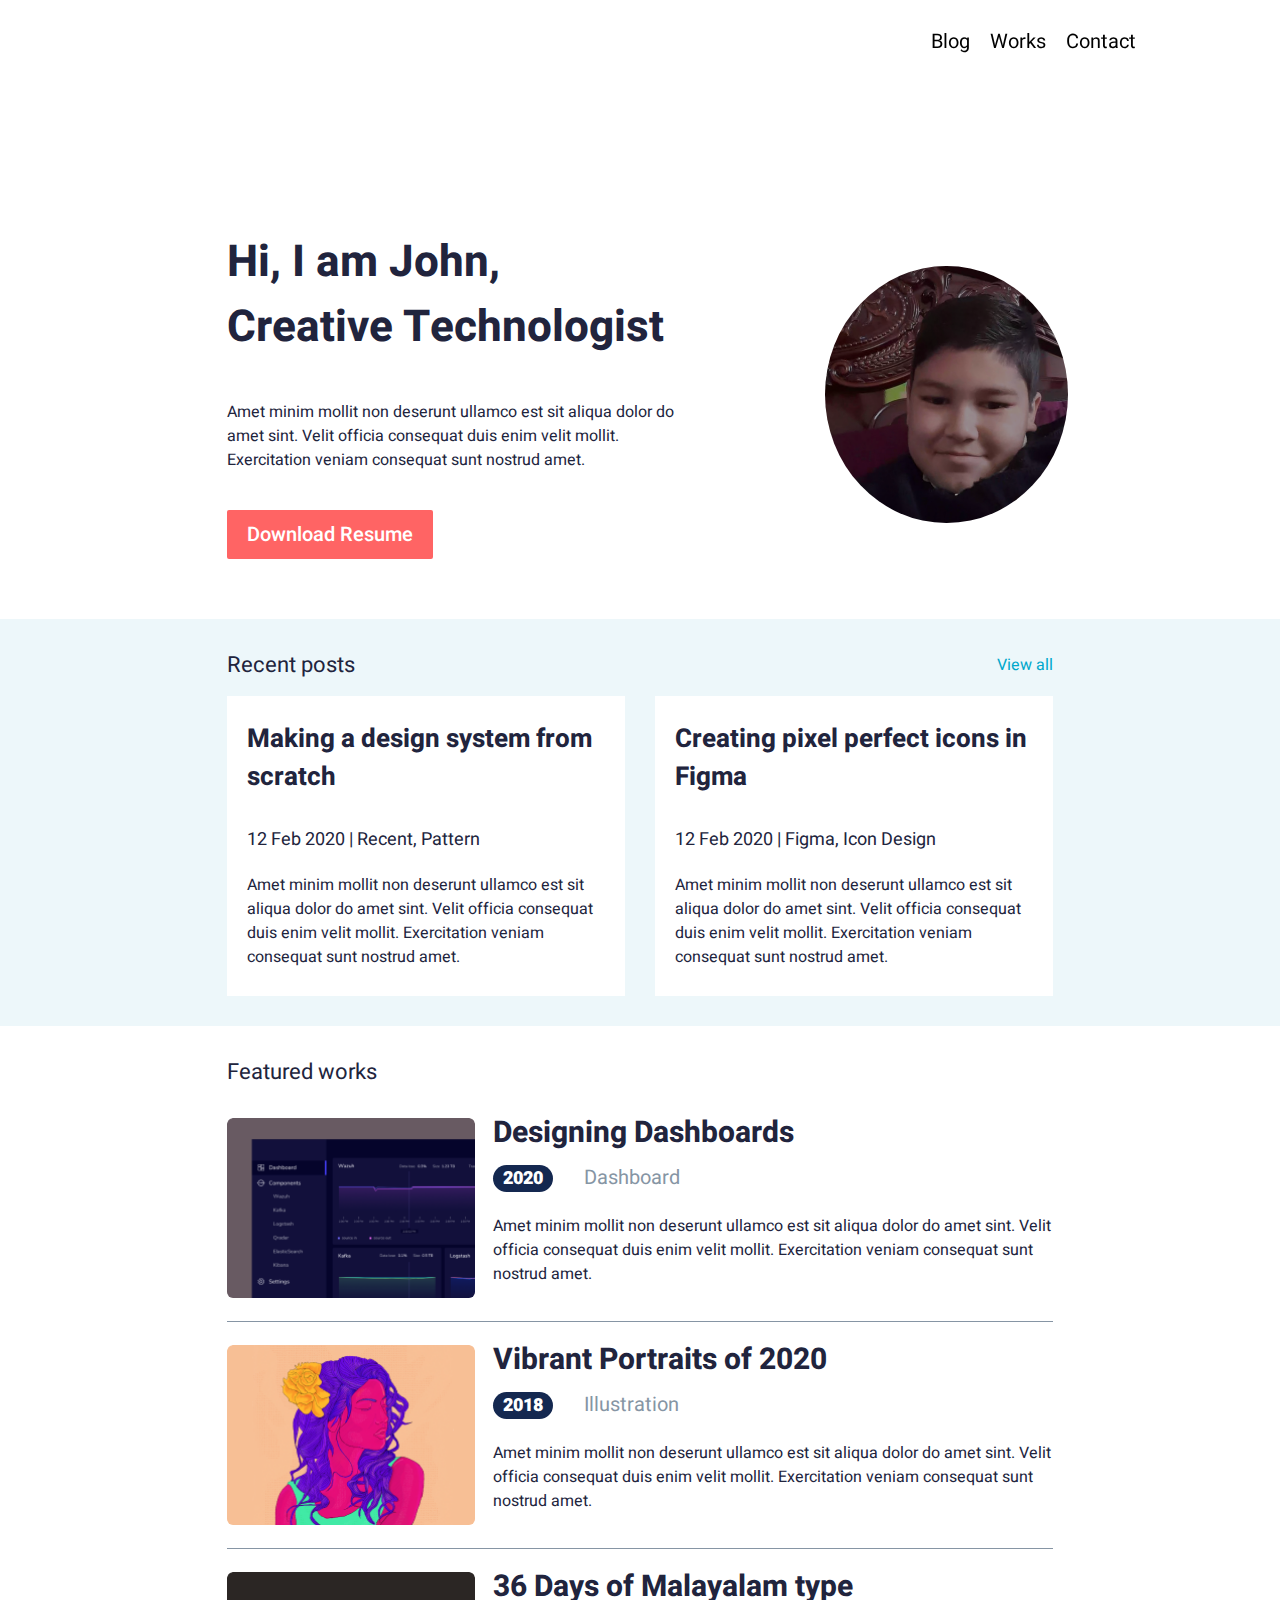
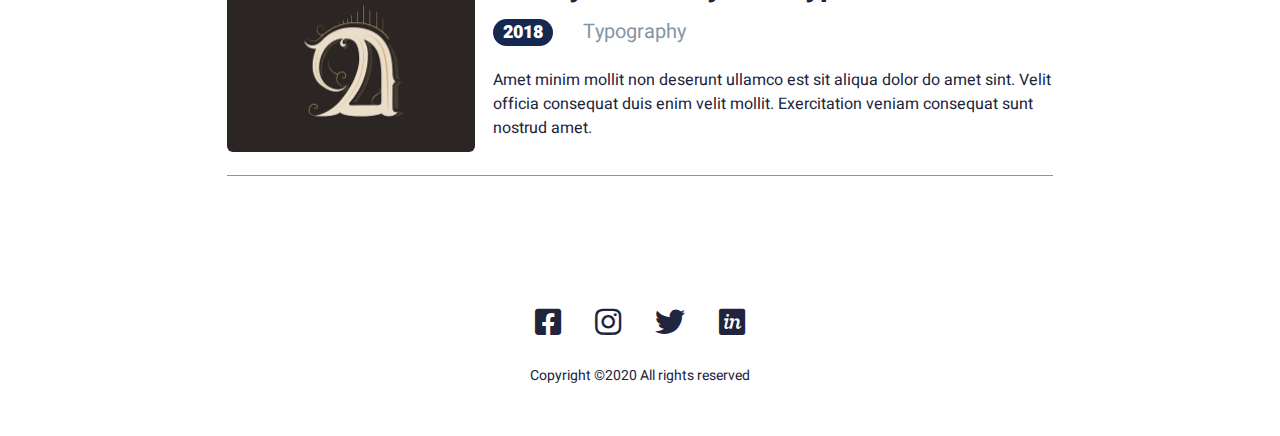
<file: index.html>
<!DOCTYPE html><html lang="en"><head><meta charset="UTF-8"/><meta name="viewport" content="width=device-width, initial-scale=1.0"/><title>HomePage</title><link rel="stylesheet" href="./style/main.min.css"/></head><body> <header class="header"><div class="menu__block"><div class="container header__nav"><div class="header__burger"><span></span></div><div class="menu__body"><ul class="menu__list"><li><a class="menu__link" href="./blog-page.html">Blog</a></li><li><a class="menu__link" href="./works-page.html">Works</a></li><li><a class="menu__link" href="./contact-page.html">Contact</a></li></ul></div></div></div></header><div class="banner"> <div class="container banner_container"><div class="banner__body row"><div class="banner__content"> <h1 class="banner__title main__title">Hi, I am John, <br> Creative Technologist</h1><p class="banner__info">Amet minim mollit non deserunt ullamco est sit aliqua dolor do amet sint. Velit officia consequat duis enim velit mollit. Exercitation veniam consequat sunt nostrud amet.</p><a class="banner__link download__link" href="#" title="title">Download Resume </a></div><div class="banner__img"> <img src="./images/banner__img.png" alt=""/></div></div></div></div><div class="recent"> <div class="container"> <div class="recent__header"> <h2 class="recent__name">Recent posts</h2><a class="recent__link" href="#">View all</a></div><div class="recent__body"> <div class="col-6"><div class="recent__block"> <h2 class="recent__title">Making a design system from scratch</h2><p class="recent__date">12 Feb 2020  |  Recent, Pattern </p><p class="recent__info">Amet minim mollit non deserunt ullamco est sit aliqua dolor do amet sint. Velit officia consequat duis enim velit mollit. Exercitation veniam consequat sunt nostrud amet.</p></div></div><div class="col-6"><div class="recent__block"> <h2 class="recent__title">Creating pixel perfect icons in Figma</h2><p class="recent__date">12 Feb 2020  |  Figma, Icon Design </p><p class="recent__info">Amet minim mollit non deserunt ullamco est sit aliqua dolor do amet sint. Velit officia consequat duis enim velit mollit. Exercitation veniam consequat sunt nostrud amet.</p></div></div></div></div></div><div class="examples"> <div class="container"> <h2 class="examples__title">Featured works</h2><div class="example"> <div class="example__img"> <img src="./images/example-1.png" alt=""/></div><div class="example__info"> <h2 class="example__title">Designing Dashboards</h2><p class="example__year"><span class="example__type">2020</span> Dashboard </p><p class="example__text">Amet minim mollit non deserunt ullamco est sit aliqua dolor do amet sint. Velit officia consequat duis enim velit mollit. Exercitation veniam consequat sunt nostrud amet.</p></div></div><div class="example"> <div class="example__img"> <img src="./images/example-2.png" alt=""/></div><div class="example__info"> <h2 class="example__title">Vibrant Portraits of 2020</h2><p class="example__year"><span class="example__type">2018</span> Illustration </p><p class="example__text">Amet minim mollit non deserunt ullamco est sit aliqua dolor do amet sint. Velit officia consequat duis enim velit mollit. Exercitation veniam consequat sunt nostrud amet.</p></div></div><div class="example"> <div class="example__img"> <img src="./images/example-3.png" alt=""/></div><div class="example__info"> <h2 class="example__title">36 Days of Malayalam type</h2><p class="example__year"><span class="example__type">2018</span> Typography </p><p class="example__text">Amet minim mollit non deserunt ullamco est sit aliqua dolor do amet sint. Velit officia consequat duis enim velit mollit. Exercitation veniam consequat sunt nostrud amet.</p></div></div></div></div><div class="footer"> <div class="container"> <div class="footer__links"> <a class="footer__link icon-facebook" href="#"></a><a class="footer__link icon-insta" href="#"></a><a class="footer__link icon-twitter" href="#"></a><a class="footer__link icon-in" href="#"></a></div><h2 class="footer__text">Copyright ©2020 All rights reserved </h2></div></div><script src="./script/jquery-3.5.1.min.js"></script><script src="./script/common.js"></script></body></html>
</file>
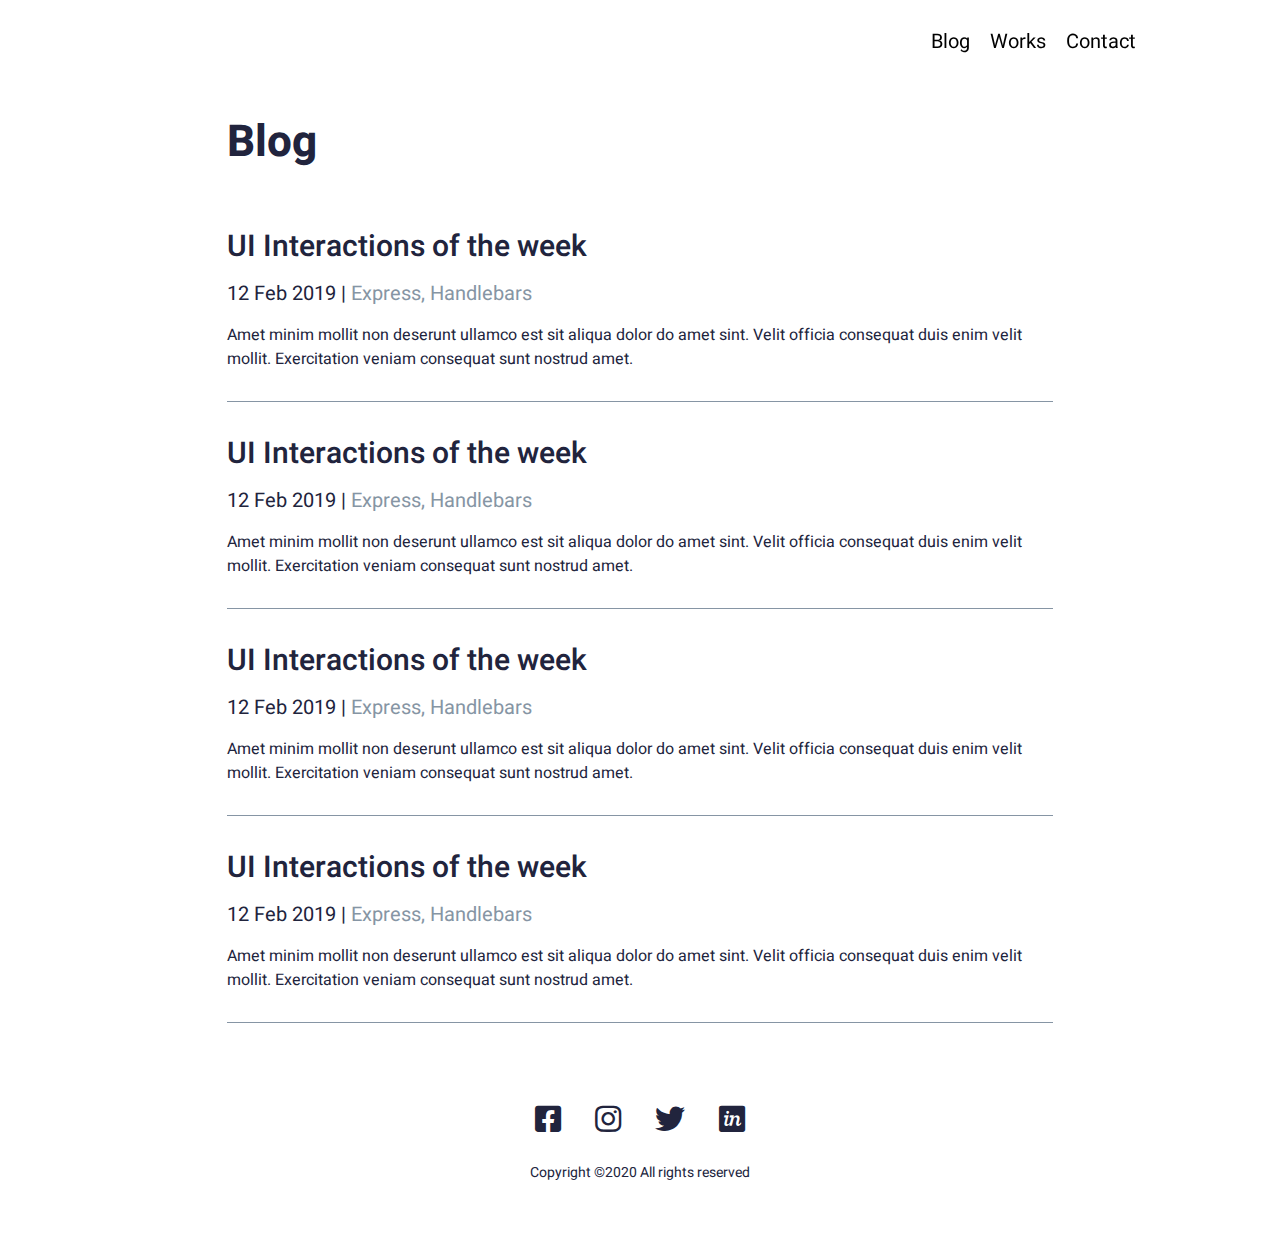
<file: blog-page.html>
<!DOCTYPE html><html lang="en"><head><meta charset="UTF-8"/><meta http-equiv="X-UA-Compatible" content="IE=edge"/><meta name="viewport" content="width=device-width, initial-scale=1.0"/><title>Blog</title><link rel="stylesheet" href="./style/main.min.css"/></head><body> <header class="header"><div class="menu__block"><div class="container header__nav"><div class="header__burger"><span></span></div><div class="menu__body"><ul class="menu__list"><li><a class="menu__link" href="./blog-page.html">Blog</a></li><li><a class="menu__link" href="./works-page.html">Works</a></li><li><a class="menu__link" href="./contact-page.html">Contact</a></li></ul></div></div></div></header><div class="blog"> <div class="container"> <h2 class="blog__main-title main__title">Blog </h2><div class="blog__info"> <h2 class="blog__title">UI Interactions of the week</h2><p class="blog__year"><span class="blog__type">12 Feb 2019 |</span> Express, Handlebars</p><p class="blog__text">Amet minim mollit non deserunt ullamco est sit aliqua dolor do amet sint. Velit officia consequat duis enim velit mollit. Exercitation veniam consequat sunt nostrud amet.</p></div><div class="blog__info"> <h2 class="blog__title">UI Interactions of the week</h2><p class="blog__year"><span class="blog__type">12 Feb 2019 |</span> Express, Handlebars</p><p class="blog__text">Amet minim mollit non deserunt ullamco est sit aliqua dolor do amet sint. Velit officia consequat duis enim velit mollit. Exercitation veniam consequat sunt nostrud amet.</p></div><div class="blog__info"> <h2 class="blog__title">UI Interactions of the week</h2><p class="blog__year"><span class="blog__type">12 Feb 2019 |</span> Express, Handlebars</p><p class="blog__text">Amet minim mollit non deserunt ullamco est sit aliqua dolor do amet sint. Velit officia consequat duis enim velit mollit. Exercitation veniam consequat sunt nostrud amet.</p></div><div class="blog__info"> <h2 class="blog__title">UI Interactions of the week</h2><p class="blog__year"><span class="blog__type">12 Feb 2019 |</span> Express, Handlebars</p><p class="blog__text">Amet minim mollit non deserunt ullamco est sit aliqua dolor do amet sint. Velit officia consequat duis enim velit mollit. Exercitation veniam consequat sunt nostrud amet.</p></div></div></div><div class="footer"> <div class="container"> <div class="footer__links"> <a class="footer__link icon-facebook" href="#"></a><a class="footer__link icon-insta" href="#"></a><a class="footer__link icon-twitter" href="#"></a><a class="footer__link icon-in" href="#"></a></div><h2 class="footer__text">Copyright ©2020 All rights reserved </h2></div></div><script src="./script/jquery-3.5.1.min.js"></script><script src="./script/common.js"></script></body></html>
</file>
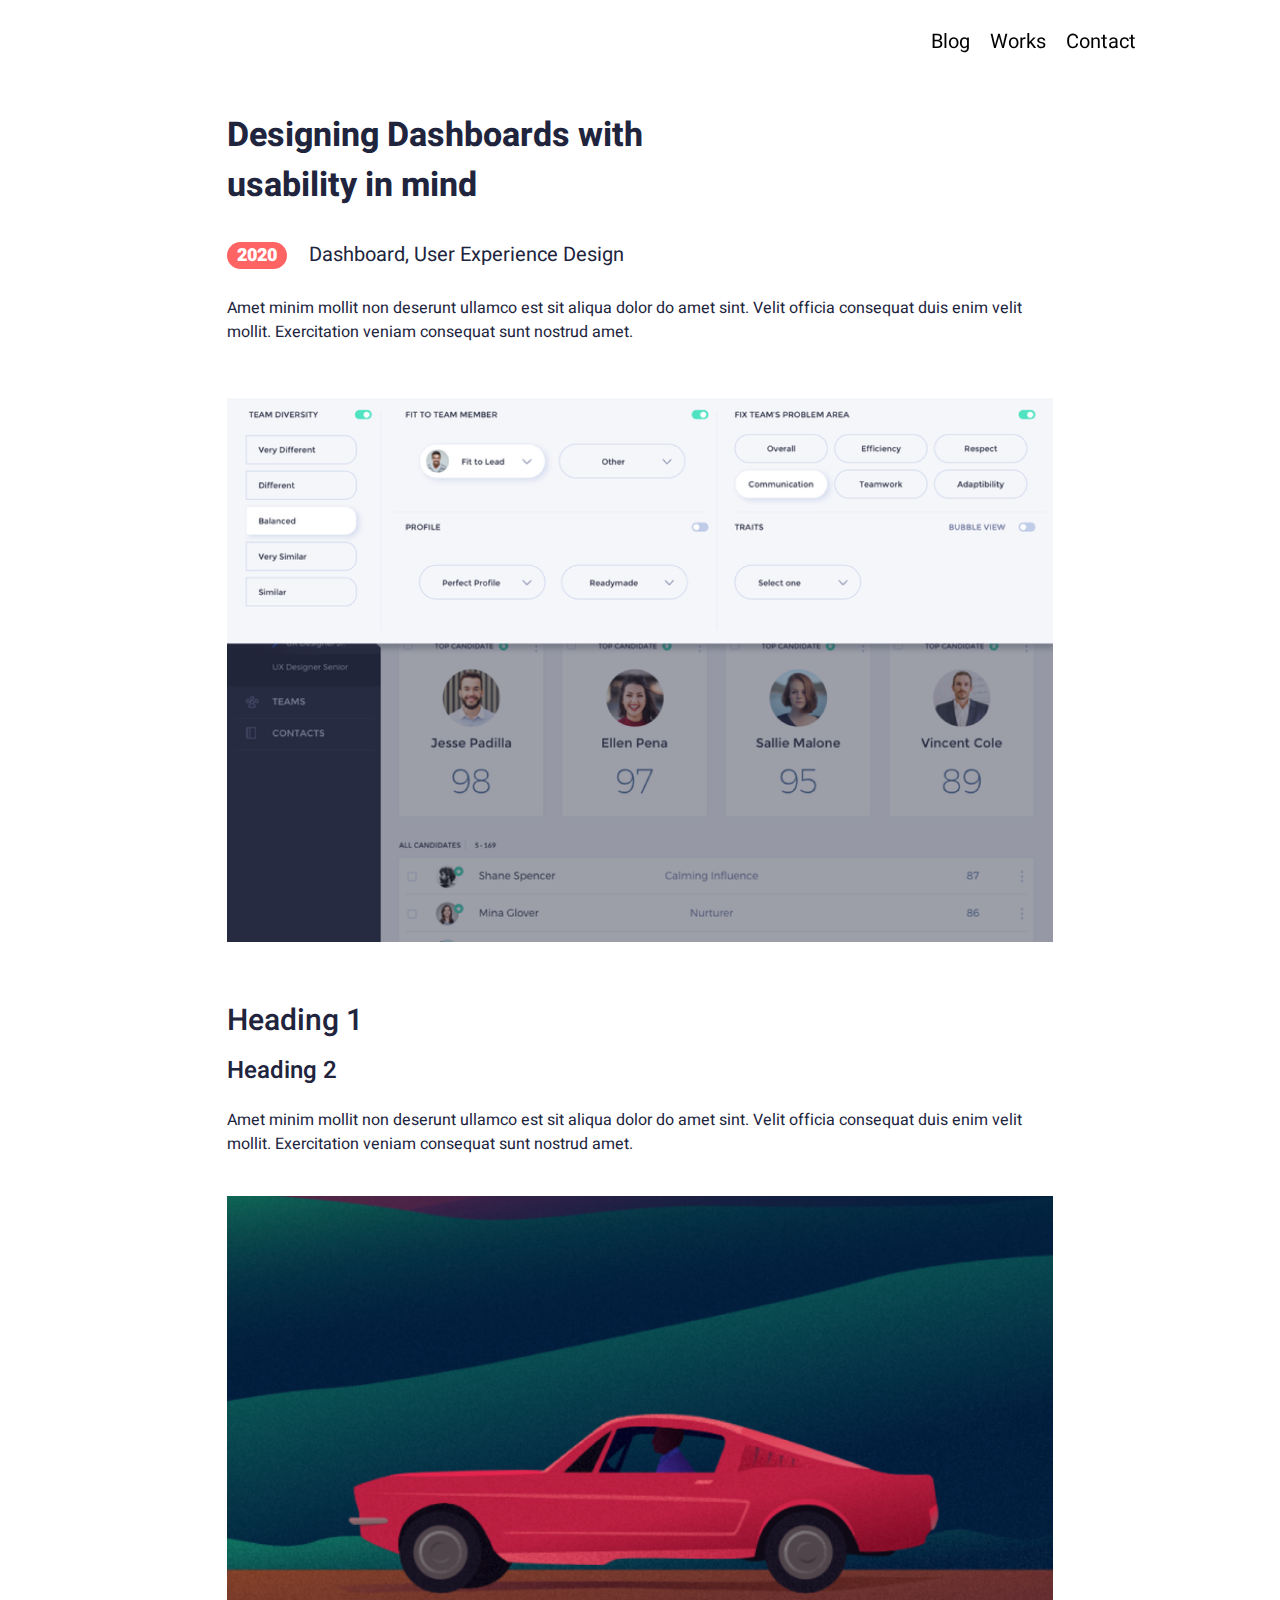
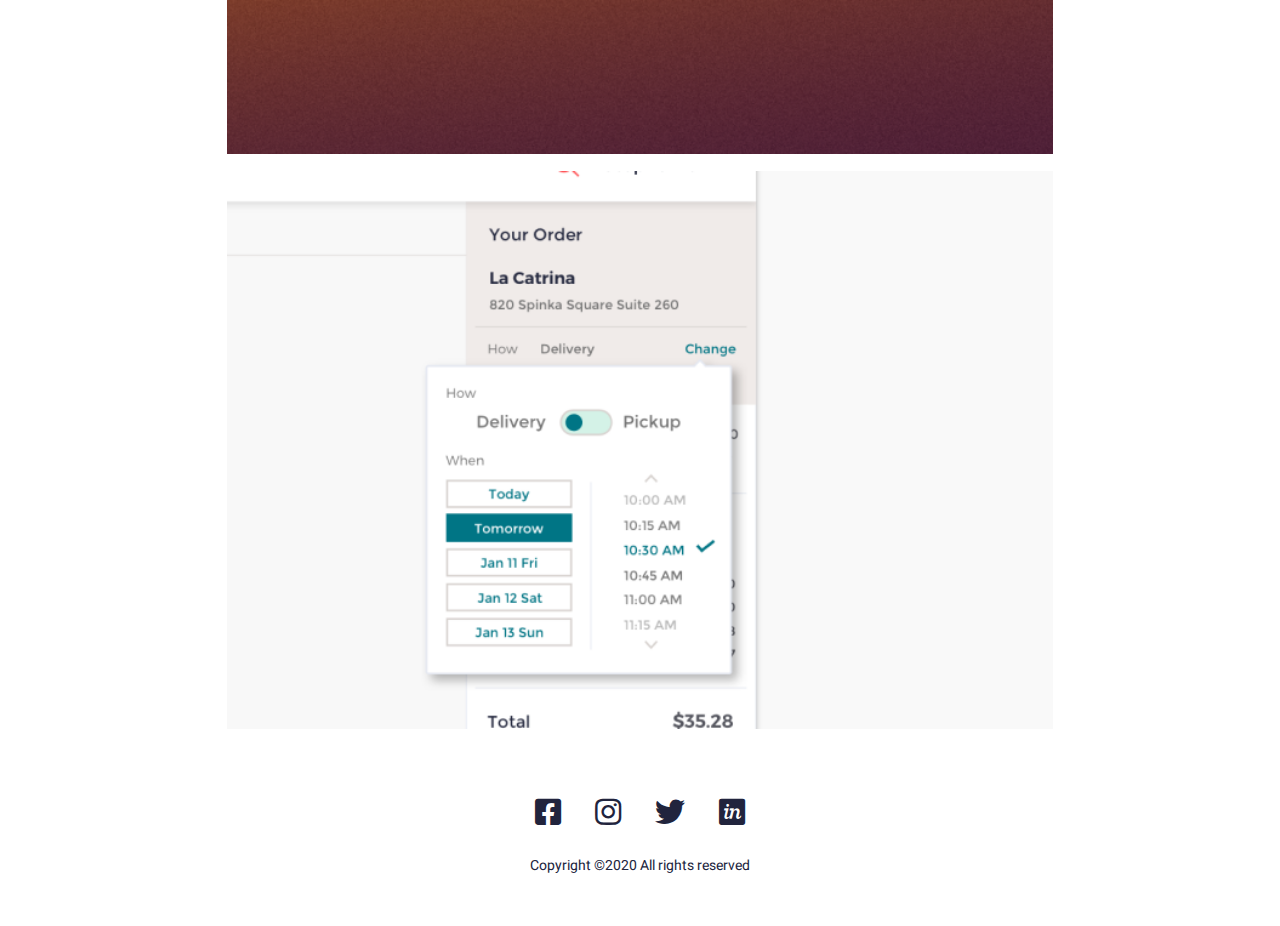
<file: contact-page.html>
<!DOCTYPE html><html lang="en"><head><meta charset="UTF-8"/><meta http-equiv="X-UA-Compatible" content="IE=edge"/><meta name="viewport" content="width=device-width, initial-scale=1.0"/><link rel="stylesheet" href="./style/main.min.css"/></head><body> <header class="header"><div class="menu__block"><div class="container header__nav"><div class="header__burger"><span></span></div><div class="menu__body"><ul class="menu__list"><li><a class="menu__link" href="./blog-page.html">Blog</a></li><li><a class="menu__link" href="./works-page.html">Works</a></li><li><a class="menu__link" href="./contact-page.html">Contact</a></li></ul></div></div></div></header><div class="contact"> <div class="container"> <h2 class="contact__title main__title">Designing Dashboards with <br> usability in mind</h2><p class="contact__year"><span class="contact__type">2020</span> Dashboard, User Experience Design</p><p class="contact__text">Amet minim mollit non deserunt ullamco est sit aliqua dolor do amet sint. Velit officia consequat duis enim velit mollit. Exercitation veniam consequat sunt nostrud amet.</p><div class="contact__img"><img src="./images/contact-1.png" alt=""/></div><h1 class="contact__heading-1">Heading 1</h1><h2 class="contact__heading-2">Heading 2</h2><p class="contact__text">Amet minim mollit non deserunt ullamco est sit aliqua dolor do amet sint. Velit officia consequat duis enim velit mollit. Exercitation veniam consequat sunt nostrud amet.</p><div class="contact__img"><img src="./images/contact-2.png" alt=""/></div><div class="contact__img"><img src="./images/contact-3.png" alt=""/></div></div></div><div class="footer"> <div class="container"> <div class="footer__links"> <a class="footer__link icon-facebook" href="#"></a><a class="footer__link icon-insta" href="#"></a><a class="footer__link icon-twitter" href="#"></a><a class="footer__link icon-in" href="#"></a></div><h2 class="footer__text">Copyright ©2020 All rights reserved </h2></div></div><script src="./script/jquery-3.5.1.min.js"></script><script src="./script/common.js"></script></body></html>
</file>
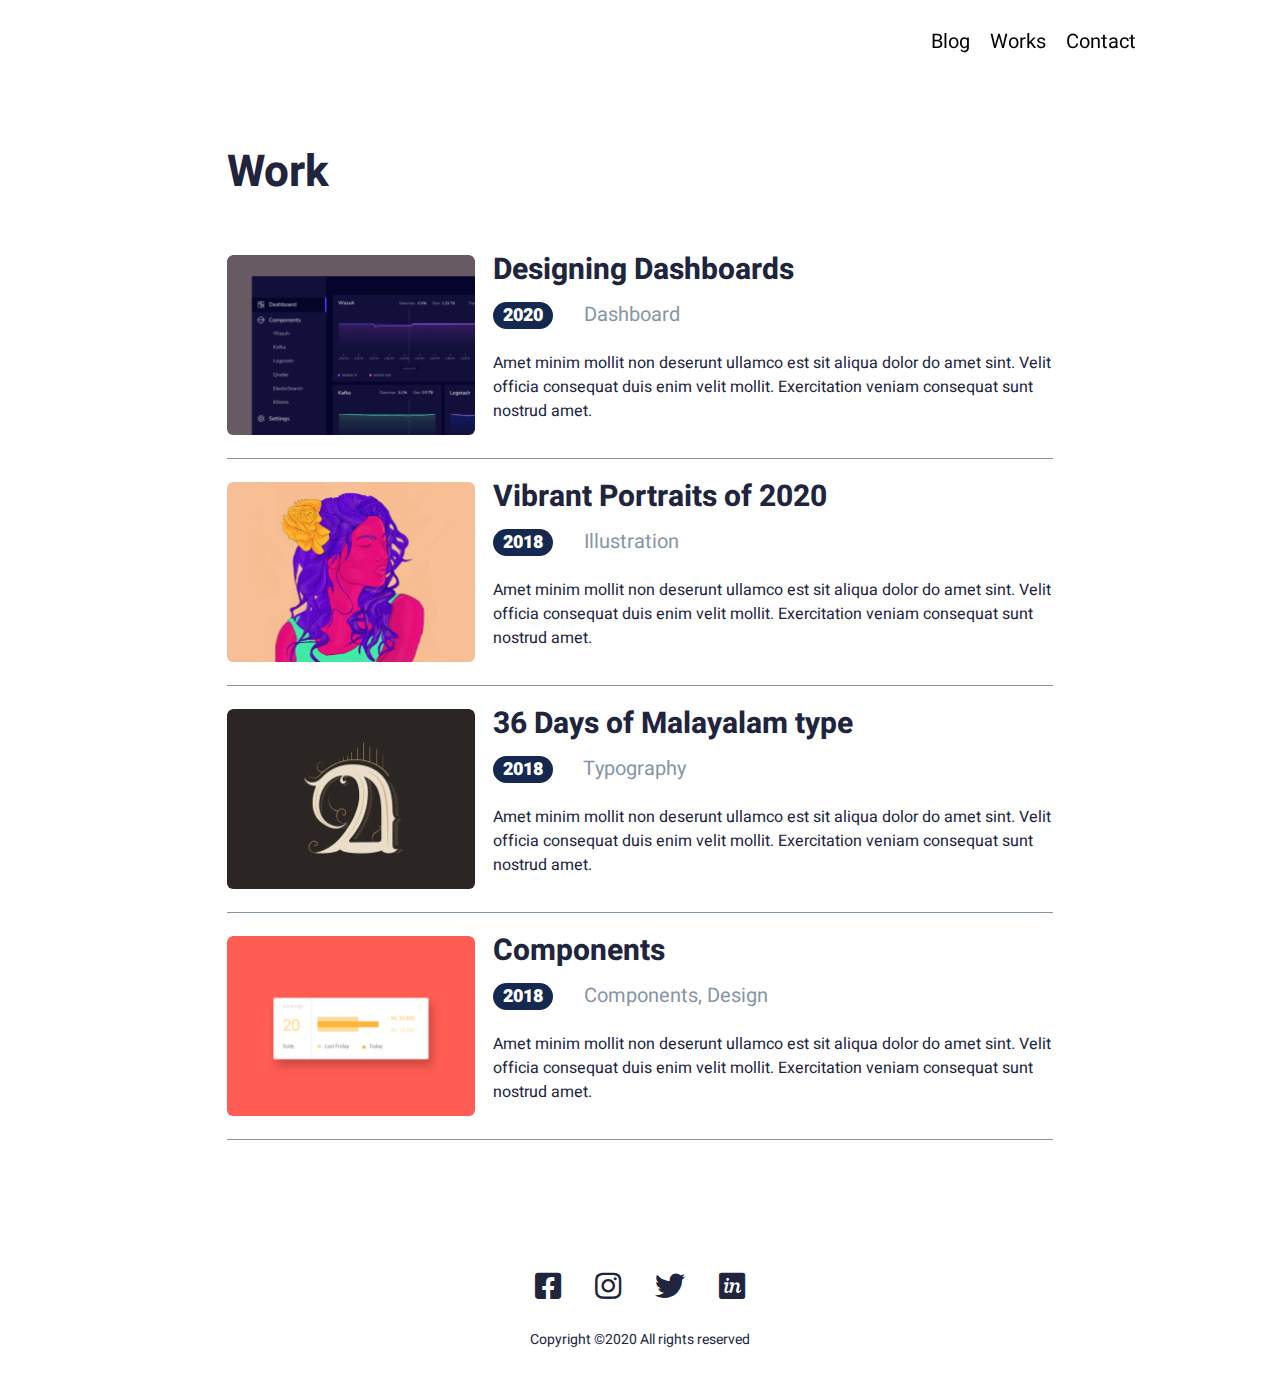
<file: works-page.html>
<!DOCTYPE html><html lang="en"><head><meta charset="UTF-8"/><meta http-equiv="X-UA-Compatible" content="IE=edge"/><meta name="viewport" content="width=device-width, initial-scale=1.0"/><title>Works</title><link rel="stylesheet" href="./style/main.min.css"/></head><body> <header class="header"><div class="menu__block"><div class="container header__nav"><div class="header__burger"><span></span></div><div class="menu__body"><ul class="menu__list"><li><a class="menu__link" href="./blog-page.html">Blog</a></li><li><a class="menu__link" href="./works-page.html">Works</a></li><li><a class="menu__link" href="./contact-page.html">Contact</a></li></ul></div></div></div></header><div class="examples"> <div class="container"> <h2 class="main__title works__title">Work</h2><div class="example"> <div class="example__img"> <img src="./images/example-1.png" alt=""/></div><div class="example__info"> <h2 class="example__title">Designing Dashboards</h2><p class="example__year"><span class="example__type">2020</span> Dashboard </p><p class="example__text">Amet minim mollit non deserunt ullamco est sit aliqua dolor do amet sint. Velit officia consequat duis enim velit mollit. Exercitation veniam consequat sunt nostrud amet.</p></div></div><div class="example"> <div class="example__img"> <img src="./images/example-2.png" alt=""/></div><div class="example__info"> <h2 class="example__title">Vibrant Portraits of 2020</h2><p class="example__year"><span class="example__type">2018</span> Illustration </p><p class="example__text">Amet minim mollit non deserunt ullamco est sit aliqua dolor do amet sint. Velit officia consequat duis enim velit mollit. Exercitation veniam consequat sunt nostrud amet.</p></div></div><div class="example"> <div class="example__img"> <img src="./images/example-3.png" alt=""/></div><div class="example__info"> <h2 class="example__title">36 Days of Malayalam type</h2><p class="example__year"><span class="example__type">2018</span> Typography </p><p class="example__text">Amet minim mollit non deserunt ullamco est sit aliqua dolor do amet sint. Velit officia consequat duis enim velit mollit. Exercitation veniam consequat sunt nostrud amet.</p></div></div><div class="example"> <div class="example__img"> <img src="./images/example-4.png" alt=""/></div><div class="example__info"> <h2 class="example__title">Components</h2><p class="example__year"><span class="example__type">2018</span> Components, Design</p><p class="example__text">Amet minim mollit non deserunt ullamco est sit aliqua dolor do amet sint. Velit officia consequat duis enim velit mollit. Exercitation veniam consequat sunt nostrud amet.</p></div></div></div></div><div class="footer"> <div class="container"> <div class="footer__links"> <a class="footer__link icon-facebook" href="#"></a><a class="footer__link icon-insta" href="#"></a><a class="footer__link icon-twitter" href="#"></a><a class="footer__link icon-in" href="#"></a></div><h2 class="footer__text">Copyright ©2020 All rights reserved </h2></div></div><script src="./script/jquery-3.5.1.min.js"></script><script src="./script/common.js"></script></body></html>
</file>
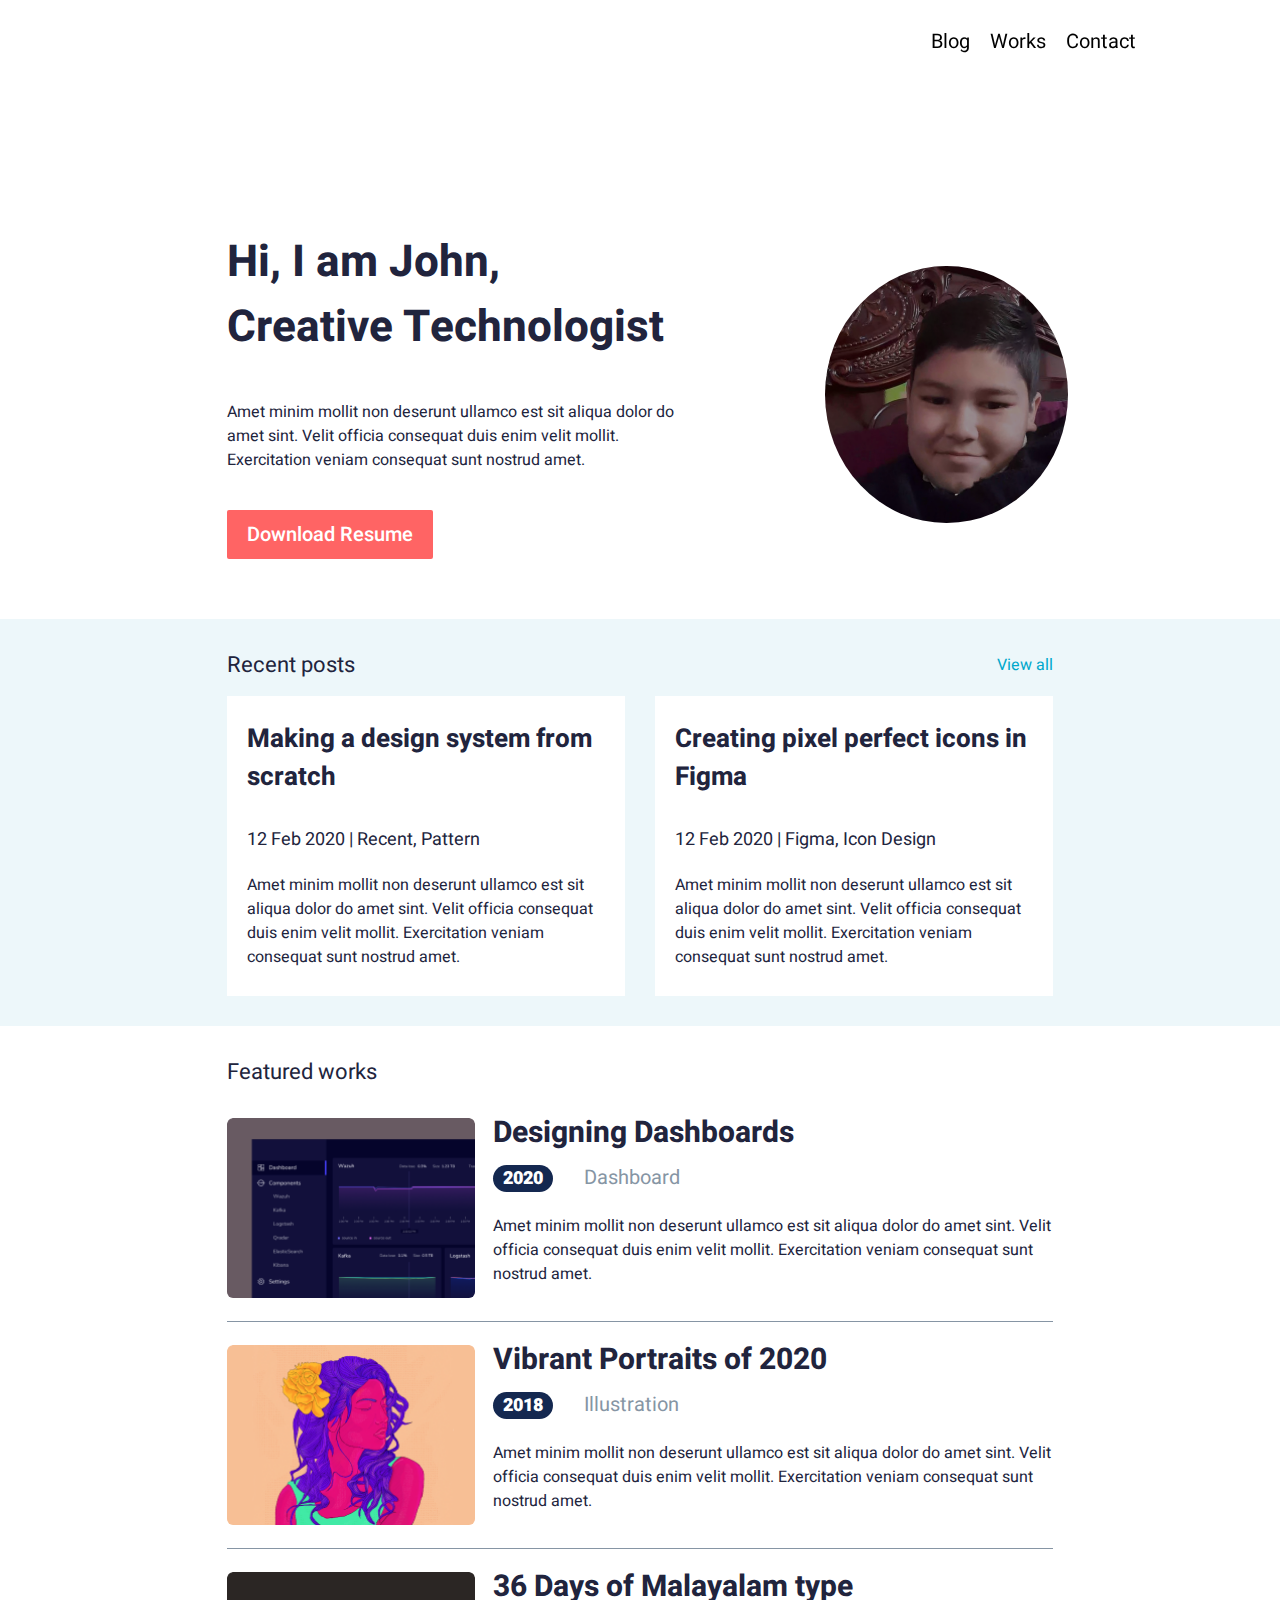
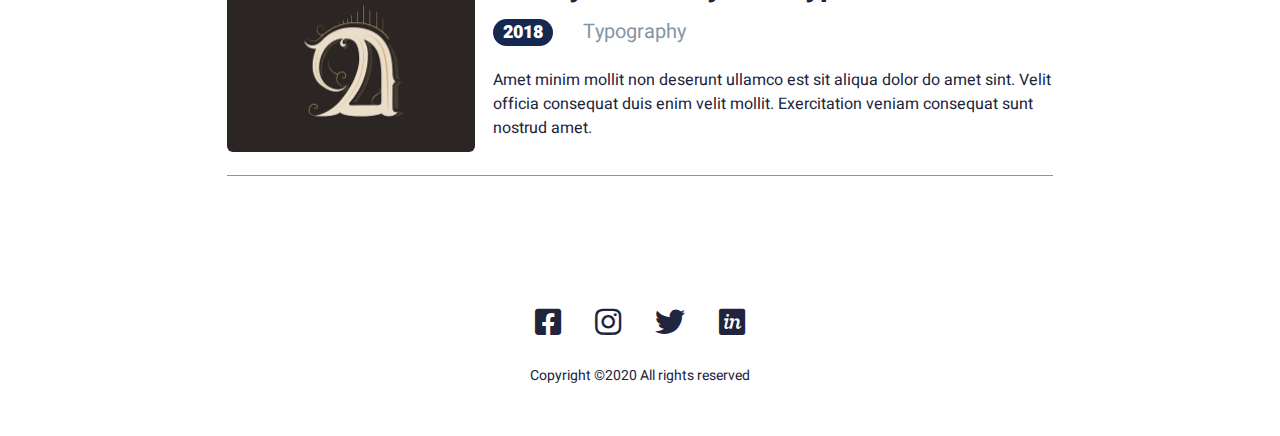
<file: works.html>
<!DOCTYPE html><html lang="en"><head><meta charset="UTF-8"/><meta http-equiv="X-UA-Compatible" content="IE=edge"/><meta name="viewport" content="width=device-width, initial-scale=1.0"/><title>Works</title><link rel="stylesheet" href="./style/main.min.css"/></head><body> <header class="header"><div class="menu__block"><div class="container header__nav"><div class="header__burger"><span></span></div><div class="menu__body"><ul class="menu__list"><li><a class="menu__link" href="">Blog</a></li><li><a class="menu__link" href="">Works</a></li><li><a class="menu__link" href="">Contact</a></li></ul></div></div></div></header><div class="banner"> <div class="container banner_container"><div class="banner__body row"><div class="banner__content"> <h1 class="banner__title main__title">Hi, I am John, <br> Creative Technologist</h1><p class="banner__info">Amet minim mollit non deserunt ullamco est sit aliqua dolor do amet sint. Velit officia consequat duis enim velit mollit. Exercitation veniam consequat sunt nostrud amet.</p><a class="banner__link download__link" href="#" title="title">Download Resume </a></div><div class="banner__img"> <img src="./images/banner__img.png" alt=""/></div></div></div></div><div class="recent"> <div class="container"> <div class="recent__header"> <h2 class="recent__name">Recent posts</h2><a class="recent__link" href="#">View all</a></div><div class="recent__body"> <div class="col-6"><div class="recent__block"> <h2 class="recent__title">Making a design system from scratch</h2><p class="recent__date">12 Feb 2020  |  Recent, Pattern </p><p class="recent__info">Amet minim mollit non deserunt ullamco est sit aliqua dolor do amet sint. Velit officia consequat duis enim velit mollit. Exercitation veniam consequat sunt nostrud amet.</p></div></div><div class="col-6"><div class="recent__block"> <h2 class="recent__title">Creating pixel perfect icons in Figma</h2><p class="recent__date">12 Feb 2020  |  Figma, Icon Design </p><p class="recent__info">Amet minim mollit non deserunt ullamco est sit aliqua dolor do amet sint. Velit officia consequat duis enim velit mollit. Exercitation veniam consequat sunt nostrud amet.</p></div></div></div></div></div><div class="examples"> <div class="container"> <h2 class="examples__title">Featured works</h2><div class="example"> <div class="example__img"> <img src="./images/example-1.png" alt=""/></div><div class="example__info"> <h2 class="example__title">Designing Dashboards</h2><p class="example__year"><span class="example__type">2020</span> Dashboard </p><p class="example__text">Amet minim mollit non deserunt ullamco est sit aliqua dolor do amet sint. Velit officia consequat duis enim velit mollit. Exercitation veniam consequat sunt nostrud amet.</p></div></div><div class="example"> <div class="example__img"> <img src="./images/example-2.png" alt=""/></div><div class="example__info"> <h2 class="example__title">Vibrant Portraits of 2020</h2><p class="example__year"><span class="example__type">2018</span> Illustration </p><p class="example__text">Amet minim mollit non deserunt ullamco est sit aliqua dolor do amet sint. Velit officia consequat duis enim velit mollit. Exercitation veniam consequat sunt nostrud amet.</p></div></div><div class="example"> <div class="example__img"> <img src="./images/example-3.png" alt=""/></div><div class="example__info"> <h2 class="example__title">36 Days of Malayalam type</h2><p class="example__year"><span class="example__type">2018</span> Typography </p><p class="example__text">Amet minim mollit non deserunt ullamco est sit aliqua dolor do amet sint. Velit officia consequat duis enim velit mollit. Exercitation veniam consequat sunt nostrud amet.</p></div></div></div></div><div class="footer"> <div class="container"> <div class="footer__links"> <a class="footer__link icon-facebook" href="#"></a><a class="footer__link icon-insta" href="#"></a><a class="footer__link icon-twitter" href="#"></a><a class="footer__link icon-in" href="#"></a></div><h2 class="footer__text">Copyright ©2020 All rights reserved </h2></div></div><script src="./script/jquery-3.5.1.min.js"></script><script src="./script/common.js"></script></body></html>
</file>
<file: style/main.min.css>
@font-face{font-family:"Heebo";src:url(../fonts/Heebo/Heebo-Regular.ttf);font-weight:400}@font-face{font-family:"Heebo";src:url(../fonts/Heebo/Heebo-Medium.ttf);font-weight:500}@font-face{font-family:"Heebo";src:url(../fonts/Heebo/Heebo-Bold.ttf);font-weight:700}@font-face{font-family:"Heebo";src:url(../fonts/Heebo/Heebo-Black.ttf);font-weight:900}@font-face{font-family:"fontawesome";src:url(../fonts/fontawesome/fontawesome-duotone.ttf);font-weight:900}@font-face{font-family:"fontawesome";src:url(../fonts/fontawesome/fontawesome-light.ttf);font-weight:300}@font-face{font-family:"fontawesome";src:url(../fonts/fontawesome/fontawesome-brands.ttf);font-weight:400}*{margin:0;padding:0;-webkit-box-sizing:border-box;box-sizing:border-box}a{text-decoration:none}ul{list-style:none}body{font-family:'Heebo';color:#21243d}.container{max-width:856px;width:100%;margin-left:auto;margin-right:auto;padding-left:15px;padding-right:15px}.row{display:-webkit-box;display:-ms-flexbox;display:flex;-ms-flex-wrap:wrap;flex-wrap:wrap;margin-left:-15px;margin-right:-15px}::after,::before{font-family:'fontawesome'}.icon-facebook::before{content:"\f082";font-size:50px}.icon-insta::before{content:"\f16d";font-size:50px}.icon-twitter::before{content:"\f099";font-size:50px}.icon-in::before{content:"\f7b0";font-size:50px}.main__title{font-weight:700;font-size:44px;color:#21243d}.download__link{font-weight:500;font-size:20px;color:white;padding:10px 20px;background:#FF6464;display:inline-block;border-radius:2px}body.lock{overflow:hidden}.header__nav{max-width:1032px;display:-webkit-box;display:-ms-flexbox;display:flex;-webkit-box-pack:end;-ms-flex-pack:end;justify-content:flex-end;padding:27px 20px}.header__burger{position:relative;width:30px;height:20px;display:none;z-index:2;right:10px}.header__burger span{height:2px;position:absolute;width:100%;background:black;left:0;top:9px}.header__burger::before,.header__burger::after{height:2px;width:100%;background:black;position:absolute;left:0;content:'';-webkit-transition:0.5s;-o-transition:0.5s;transition:0.5s}.header__burger.active::before{-webkit-transform:rotate(45deg);-ms-transform:rotate(45deg);transform:rotate(45deg);top:9px;background:white}.header__burger.active::after{-webkit-transform:rotate(-45deg);-ms-transform:rotate(-45deg);transform:rotate(-45deg);bottom:9px;background:white}.header__burger.active span{display:none}.header__burger::before{top:0}.header__burger::after{bottom:0}.menu__block{position:fixed;left:0;top:0;width:100%;-webkit-transition:0.5s;-o-transition:0.5s;transition:0.5s}.menu__block:hover{background:rgba(255,255,255,0.205)}.menu__body{-webkit-transition:0.5s;-o-transition:0.5s;transition:0.5s}.menu__body.active{top:0}.menu__list{display:-webkit-box;display:-ms-flexbox;display:flex}.menu__link{margin-left:20px;font-size:20px;font-family:'Heebo';color:black;-webkit-transition:0.5s;-o-transition:0.5s;transition:0.5s}.menu__link:hover{color:#e76666}.banner{padding-top:80px;padding-bottom:60px;margin-top:150px}.banner__body{-webkit-box-pack:justify;-ms-flex-pack:justify;justify-content:space-between;-webkit-box-align:center;-ms-flex-align:center;align-items:center}.banner__content{width:58.33333%;padding-left:15px;padding-right:15px}.banner__img{max-width:243px;border-radius:50%;overflow:hidden}.banner__img img{max-width:100%;display:block}.banner__title{margin-bottom:40px}.banner__info{color:#21243d;font-size:16px;margin-bottom:38px}.recent{background:#EDF7FA;padding:30px 0}.recent__name{font-weight:400;font-size:22px}.recent__link{font-size:16px;color:#00a8cc}.recent__header{display:-webkit-box;display:-ms-flexbox;display:flex;-webkit-box-pack:justify;-ms-flex-pack:justify;justify-content:space-between;-webkit-box-align:center;-ms-flex-align:center;align-items:center;margin-bottom:15px}.recent__body{display:-webkit-box;display:-ms-flexbox;display:flex;-ms-flex-wrap:wrap;flex-wrap:wrap;margin-left:-15px;margin-right:-15px}.recent .col-6{width:50%;padding-left:15px;padding-right:15px}.recent__block{background:white;padding:24px 20px;height:300px;overflow:auto}.recent__title{font-weight:700;font-size:26px;margin-bottom:30px}.recent__date{font-size:18px;margin-bottom:20px}.examples{padding:30px 0 57px 0}.examples__title{font-weight:400;font-size:22px;margin-bottom:30px}.example{display:-webkit-box;display:-ms-flexbox;display:flex;-webkit-box-align:start;-ms-flex-align:start;align-items:flex-start;-webkit-box-flex:1;-ms-flex:1;flex:1;border-bottom:1px solid #8695a4;margin-bottom:23px;padding-bottom:23px}.example__img{width:248px;height:180px;overflow:hidden;border-radius:6px;-ms-flex-negative:0;flex-shrink:0;margin-right:18px}.example__img img{width:100%}.example__title{font-weight:700;font-size:30px;line-height:30px;margin-bottom:15px}.example__year{font-size:20px;color:#8695a4;margin-bottom:22px}.example__type{font-size:18px;font-weight:900;color:white;background:#142850;border-radius:16px;padding:0 10px;margin-right:26px}.example__text{font-size:16px}.footer{padding:50px 0}.footer__links{display:-webkit-box;display:-ms-flexbox;display:flex;-webkit-box-pack:center;-ms-flex-pack:center;justify-content:center;margin-bottom:25px}.footer__link{margin:0 17px}.footer__link::before{color:#21243d;font-size:30px}.footer__text{text-align:center;font-weight:400;font-size:14px}.works__title{margin-top:110px;margin-bottom:50px}.blog__main-title{margin-top:110px;margin-bottom:50px}.blog__title{font-size:30px;font-weight:500;margin-bottom:10px}.blog__year{font-size:20px;color:#8695a4;margin-bottom:15px}.blog__type{color:#21243d}.blog__text{font-size:16px}.blog__text::after{content:'';display:block;height:1px;background:#8695a4;margin:30px 0}.contact__title{margin-top:110px;margin-bottom:30px;font-size:34px}.contact__year{font-size:20px;margin-bottom:27px}.contact__type{padding:0 10px;background:#FF6464;border-radius:16px;color:white;font-weight:900;font-size:18px;margin-right:17px}.contact__text{font-size:16px;margin-bottom:40px}.contact__img{width:100%;height:100%;margin-bottom:10px}.contact__img img{width:100%}.contact__heading-1{font-size:30px;font-weight:500;margin-top:50px;margin-bottom:10px}.contact__heading-2{font-size:24px;font-weight:500;margin-bottom:20px}@media (max-width: 1140px){.container{max-width:856px}}@media (max-width: 856px){.container{max-width:768px}}@media (max-width: 768px){.container{max-width:100%}.main__title{font-size:30px}.header__nav{padding:10px 0}.header__burger{display:block}.menu__body{position:fixed;left:0;top:-100%;width:100%;height:100%;background:rgba(0,0,0,0.7)}.menu__list{-webkit-box-orient:vertical;-webkit-box-direction:normal;-ms-flex-direction:column;flex-direction:column;-webkit-box-align:center;-ms-flex-align:center;align-items:center;-webkit-box-pack:center;-ms-flex-pack:center;justify-content:center;padding-top:100px}.menu__link{font-size:25px;display:inline-block;margin-bottom:15px;margin-left:0;color:white}.banner{margin-top:33px}.banner__body{-webkit-box-orient:vertical;-webkit-box-direction:reverse;-ms-flex-direction:column-reverse;flex-direction:column-reverse;text-align:center}.banner__content{width:66.66667%;padding-left:15px;padding-right:15px}.banner__img{margin-bottom:34px}.recent__body{-webkit-box-pack:center;-ms-flex-pack:center;justify-content:center}.recent .col-6{width:83.33333%;padding-left:15px;padding-right:15px;margin-bottom:30px}.example{-webkit-box-orient:vertical;-webkit-box-direction:normal;-ms-flex-direction:column;flex-direction:column;-webkit-box-align:center;-ms-flex-align:center;align-items:center}.example__img{width:100%;height:100%;margin:0;margin-bottom:15px}.works__title{margin-top:80px}.example__title{font-size:24px}.blog__title{font-size:26px}}@media (max-width: 480px){.container{max-width:100%}.banner__content{width:100%;padding-left:15px;padding-right:15px}.banner__img{max-width:174px}.banner__title{font-size:32px}.recent .col-6{width:100%;padding-left:15px;padding-right:15px}}

/*# sourceMappingURL=main.min.css.map */
</file>
